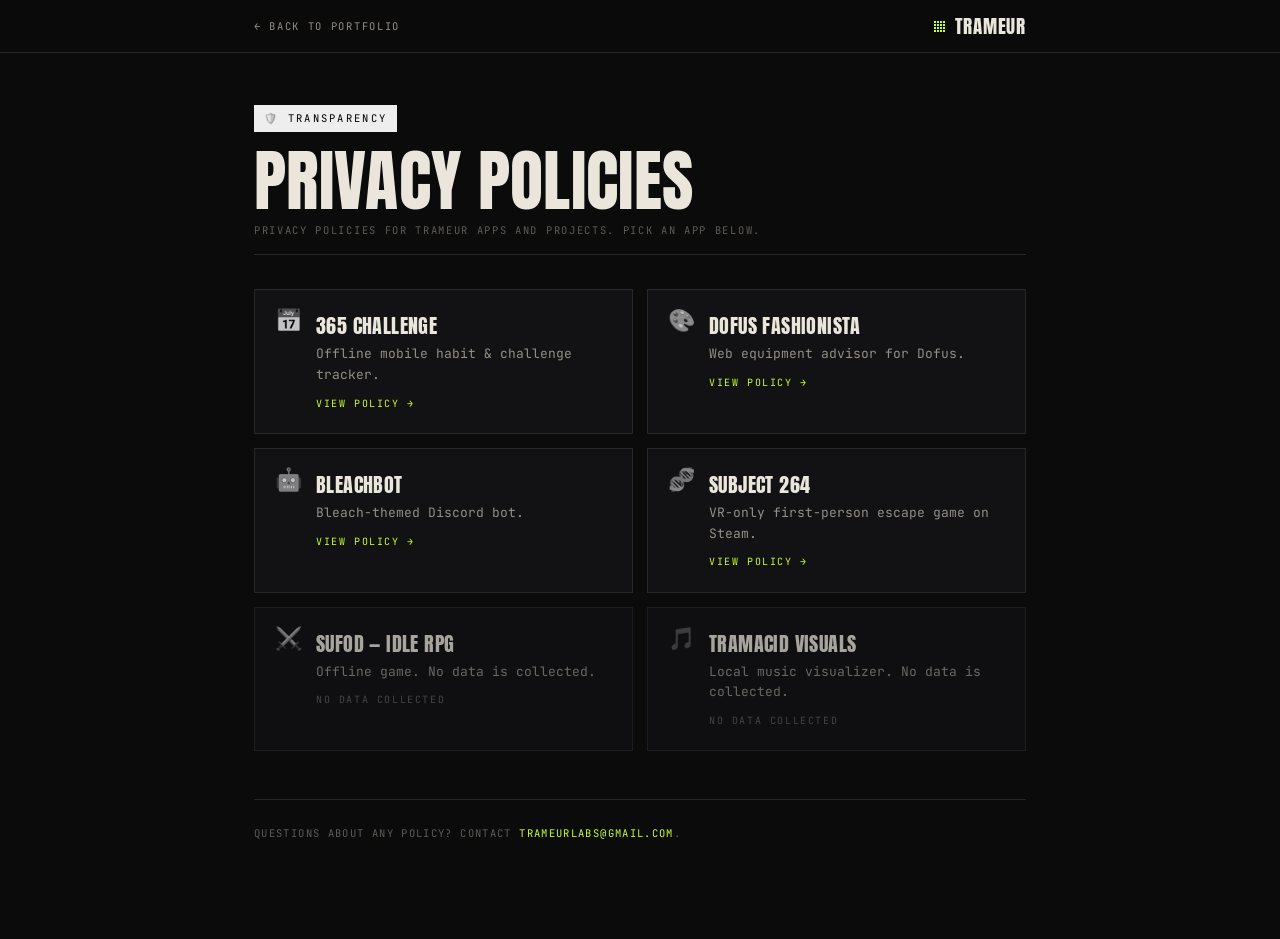
<file: docs/privacy/index.html>
<!DOCTYPE html>
<html lang="en">
<head>
  <meta charset="utf-8" />
  <meta name="viewport" content="width=device-width, initial-scale=1" />
  <title>Privacy Policies — Trameur apps</title>
  <meta name="description" content="Privacy policies for all Trameur apps and projects." />
  <link rel="icon" href="data:image/svg+xml,<svg xmlns='http://www.w3.org/2000/svg' viewBox='0 0 32 32'><rect width='32' height='32' fill='%230b0b0c'/><g fill='%23c8ff2e'><rect x='0' y='4' width='4' height='4'/><rect x='8' y='12' width='4' height='4'/><rect x='0' y='20' width='4' height='4'/><rect x='8' y='28' width='4' height='4'/><rect x='12' y='0' width='4' height='4'/><rect x='20' y='4' width='4' height='4'/><rect x='12' y='8' width='4' height='4'/><rect x='20' y='12' width='4' height='4'/><rect x='12' y='16' width='4' height='4'/><rect x='20' y='20' width='4' height='4'/><rect x='12' y='24' width='4' height='4'/><rect x='20' y='28' width='4' height='4'/><rect x='24' y='0' width='8' height='32'/></g></svg>" />
  <link rel="stylesheet" href="../assets/css/privacy.css" />
  <script>try{var t=localStorage.getItem('trame-theme');if(t)document.documentElement.setAttribute('data-theme',t)}catch(e){}</script>
</head>
<body>
  <header class="top">
    <div class="top-inner">
      <a class="back" href="../index.html">← Back to portfolio</a>
      <a class="brand-mini" href="../index.html"><span class="dot"></span> Trameur</a>
    </div>
  </header>

  <div class="wrap">
    <span class="eyebrow">🛡️ Transparency</span>
    <h1>Privacy Policies</h1>
    <p class="updated">Privacy policies for Trameur apps and projects. Pick an app below.</p>

    <div class="hub-grid">
      <a class="hub-card" href="365-challenge.html">
        <span class="ic">📅</span>
        <span>
          <b>365 Challenge</b>
          <span>Offline mobile habit &amp; challenge tracker.</span>
          <span class="status">View policy →</span>
        </span>
      </a>

      <a class="hub-card" href="dofus-fashionista.html">
        <span class="ic">🎨</span>
        <span>
          <b>Dofus Fashionista</b>
          <span>Web equipment advisor for Dofus.</span>
          <span class="status">View policy →</span>
        </span>
      </a>

      <a class="hub-card" href="bleachbot.html">
        <span class="ic">🤖</span>
        <span>
          <b>BleachBot</b>
          <span>Bleach-themed Discord bot.</span>
          <span class="status">View policy →</span>
        </span>
      </a>

      <a class="hub-card" href="subject-264.html">
        <span class="ic">🧬</span>
        <span>
          <b>Subject 264</b>
          <span>VR-only first-person escape game on Steam.</span>
          <span class="status">View policy →</span>
        </span>
      </a>

      <div class="hub-card muted-card">
        <span class="ic">⚔️</span>
        <span>
          <b>Sufod — Idle RPG</b>
          <span>Offline game. No data is collected.</span>
          <span class="status">No data collected</span>
        </span>
      </div>

      <div class="hub-card muted-card">
        <span class="ic">🎵</span>
        <span>
          <b>Tramacid Visuals</b>
          <span>Local music visualizer. No data is collected.</span>
          <span class="status">No data collected</span>
        </span>
      </div>
    </div>

    <hr class="divider" />
    <footer>
      Questions about any policy? Contact <a href="mailto:trameurlabs@gmail.com">trameurlabs@gmail.com</a>.
    </footer>
  </div>
</body>
</html>
</file>
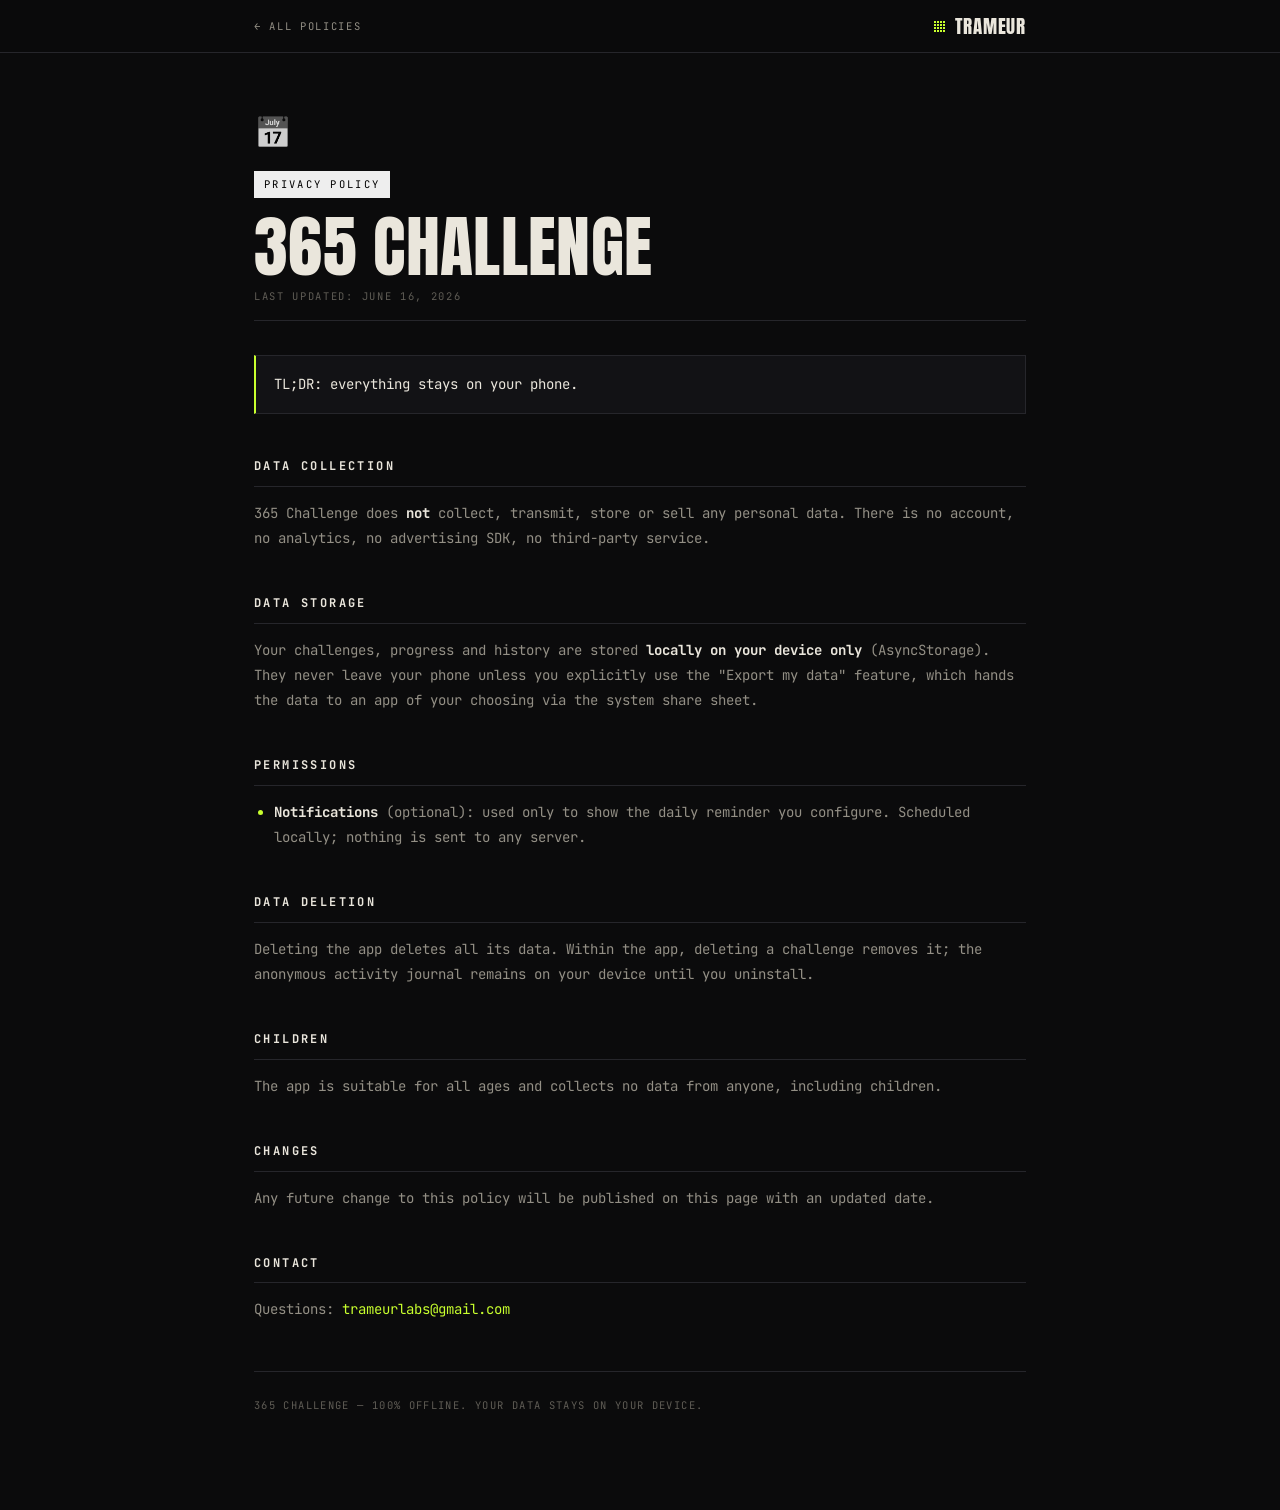
<file: docs/privacy/365-challenge.html>
<!DOCTYPE html>
<html lang="en">
<head>
  <meta charset="utf-8" />
  <meta name="viewport" content="width=device-width, initial-scale=1" />
  <title>Privacy Policy — 365 Challenge</title>
  <meta name="description" content="Privacy policy for 365 Challenge — a 100% offline mobile app." />
  <link rel="icon" href="data:image/svg+xml,<svg xmlns='http://www.w3.org/2000/svg' viewBox='0 0 32 32'><rect width='32' height='32' fill='%230b0b0c'/><g fill='%23c8ff2e'><rect x='0' y='4' width='4' height='4'/><rect x='8' y='12' width='4' height='4'/><rect x='0' y='20' width='4' height='4'/><rect x='8' y='28' width='4' height='4'/><rect x='12' y='0' width='4' height='4'/><rect x='20' y='4' width='4' height='4'/><rect x='12' y='8' width='4' height='4'/><rect x='20' y='12' width='4' height='4'/><rect x='12' y='16' width='4' height='4'/><rect x='20' y='20' width='4' height='4'/><rect x='12' y='24' width='4' height='4'/><rect x='20' y='28' width='4' height='4'/><rect x='24' y='0' width='8' height='32'/></g></svg>" />
  <link rel="stylesheet" href="../assets/css/privacy.css" />
  <script>try{var t=localStorage.getItem('trame-theme');if(t)document.documentElement.setAttribute('data-theme',t)}catch(e){}</script>
</head>
<body>
  <header class="top">
    <div class="top-inner">
      <a class="back" href="index.html">← All policies</a>
      <a class="brand-mini" href="../index.html"><span class="dot"></span> Trameur</a>
    </div>
  </header>

  <div class="wrap">
    <span class="app-emoji">📅</span>
    <span class="eyebrow">Privacy Policy</span>
    <h1>365 Challenge</h1>
    <p class="updated">Last updated: June 16, 2026</p>

    <p class="tldr">TL;DR: everything stays on your phone.</p>

    <h2>Data collection</h2>
    <p>365 Challenge does <strong>not</strong> collect, transmit, store or sell any personal data.
       There is no account, no analytics, no advertising SDK, no third-party service.</p>

    <h2>Data storage</h2>
    <p>Your challenges, progress and history are stored <strong>locally on your device only</strong>
       (AsyncStorage). They never leave your phone unless you explicitly use the "Export my data"
       feature, which hands the data to an app of your choosing via the system share sheet.</p>

    <h2>Permissions</h2>
    <ul>
      <li><strong>Notifications</strong> (optional): used only to show the daily reminder you configure.
          Scheduled locally; nothing is sent to any server.</li>
    </ul>

    <h2>Data deletion</h2>
    <p>Deleting the app deletes all its data. Within the app, deleting a challenge removes it;
       the anonymous activity journal remains on your device until you uninstall.</p>

    <h2>Children</h2>
    <p>The app is suitable for all ages and collects no data from anyone, including children.</p>

    <h2>Changes</h2>
    <p>Any future change to this policy will be published on this page with an updated date.</p>

    <h2>Contact</h2>
    <p>Questions: <a href="mailto:trameurlabs@gmail.com">trameurlabs@gmail.com</a></p>

    <hr class="divider" />
    <footer>365 Challenge — 100% offline. Your data stays on your device.</footer>
  </div>
</body>
</html>
</file>
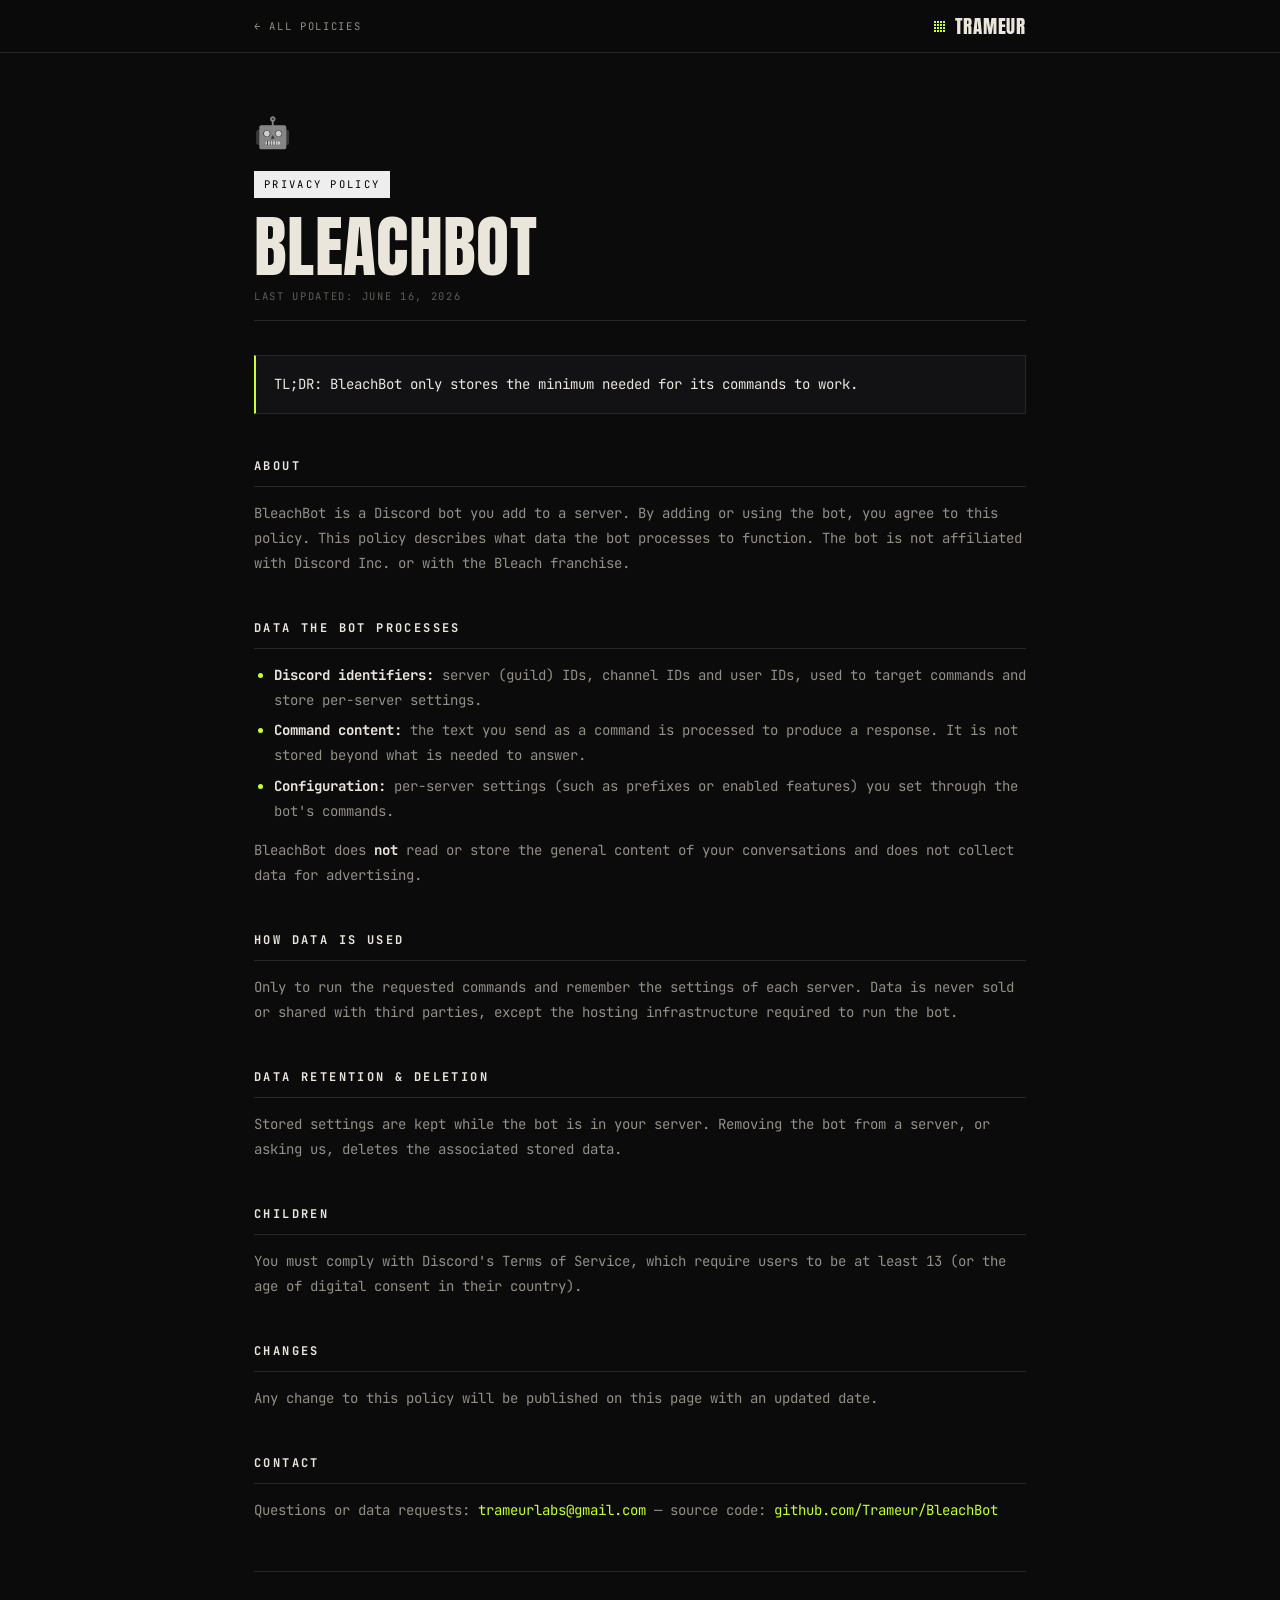
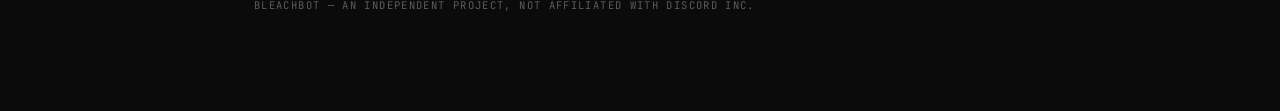
<file: docs/privacy/bleachbot.html>
<!DOCTYPE html>
<html lang="en">
<head>
  <meta charset="utf-8" />
  <meta name="viewport" content="width=device-width, initial-scale=1" />
  <title>Privacy Policy — BleachBot</title>
  <meta name="description" content="Privacy policy for BleachBot, a Discord bot." />
  <link rel="icon" href="data:image/svg+xml,<svg xmlns='http://www.w3.org/2000/svg' viewBox='0 0 32 32'><rect width='32' height='32' fill='%230b0b0c'/><g fill='%23c8ff2e'><rect x='0' y='4' width='4' height='4'/><rect x='8' y='12' width='4' height='4'/><rect x='0' y='20' width='4' height='4'/><rect x='8' y='28' width='4' height='4'/><rect x='12' y='0' width='4' height='4'/><rect x='20' y='4' width='4' height='4'/><rect x='12' y='8' width='4' height='4'/><rect x='20' y='12' width='4' height='4'/><rect x='12' y='16' width='4' height='4'/><rect x='20' y='20' width='4' height='4'/><rect x='12' y='24' width='4' height='4'/><rect x='20' y='28' width='4' height='4'/><rect x='24' y='0' width='8' height='32'/></g></svg>" />
  <link rel="stylesheet" href="../assets/css/privacy.css" />
  <script>try{var t=localStorage.getItem('trame-theme');if(t)document.documentElement.setAttribute('data-theme',t)}catch(e){}</script>
</head>
<body>
  <header class="top">
    <div class="top-inner">
      <a class="back" href="index.html">← All policies</a>
      <a class="brand-mini" href="../index.html"><span class="dot"></span> Trameur</a>
    </div>
  </header>

  <div class="wrap">
    <span class="app-emoji">🤖</span>
    <span class="eyebrow">Privacy Policy</span>
    <h1>BleachBot</h1>
    <p class="updated">Last updated: June 16, 2026</p>

    <!-- TODO: ajuste la liste exacte des données stockées selon les commandes actives du bot. -->
    <p class="tldr">TL;DR: BleachBot only stores the minimum needed for its commands to work.</p>

    <h2>About</h2>
    <p>BleachBot is a Discord bot you add to a server. By adding or using the bot, you agree to this policy.
       This policy describes what data the bot processes to function. The bot is not affiliated with Discord
       Inc. or with the Bleach franchise.</p>

    <h2>Data the bot processes</h2>
    <ul>
      <li><strong>Discord identifiers:</strong> server (guild) IDs, channel IDs and user IDs, used to
          target commands and store per-server settings.</li>
      <li><strong>Command content:</strong> the text you send as a command is processed to produce a
          response. It is not stored beyond what is needed to answer.</li>
      <li><strong>Configuration:</strong> per-server settings (such as prefixes or enabled features) you
          set through the bot's commands.</li>
    </ul>
    <p>BleachBot does <strong>not</strong> read or store the general content of your conversations and does
       not collect data for advertising.</p>

    <h2>How data is used</h2>
    <p>Only to run the requested commands and remember the settings of each server. Data is never sold or
       shared with third parties, except the hosting infrastructure required to run the bot.</p>

    <h2>Data retention &amp; deletion</h2>
    <p>Stored settings are kept while the bot is in your server. Removing the bot from a server, or asking
       us, deletes the associated stored data.</p>

    <h2>Children</h2>
    <p>You must comply with Discord's Terms of Service, which require users to be at least 13 (or the age of
       digital consent in their country).</p>

    <h2>Changes</h2>
    <p>Any change to this policy will be published on this page with an updated date.</p>

    <h2>Contact</h2>
    <p>Questions or data requests: <a href="mailto:trameurlabs@gmail.com">trameurlabs@gmail.com</a> —
       source code: <a href="https://github.com/Trameur/BleachBot" target="_blank" rel="noopener">github.com/Trameur/BleachBot</a></p>

    <hr class="divider" />
    <footer>BleachBot — an independent project, not affiliated with Discord Inc.</footer>
  </div>
</body>
</html>
</file>
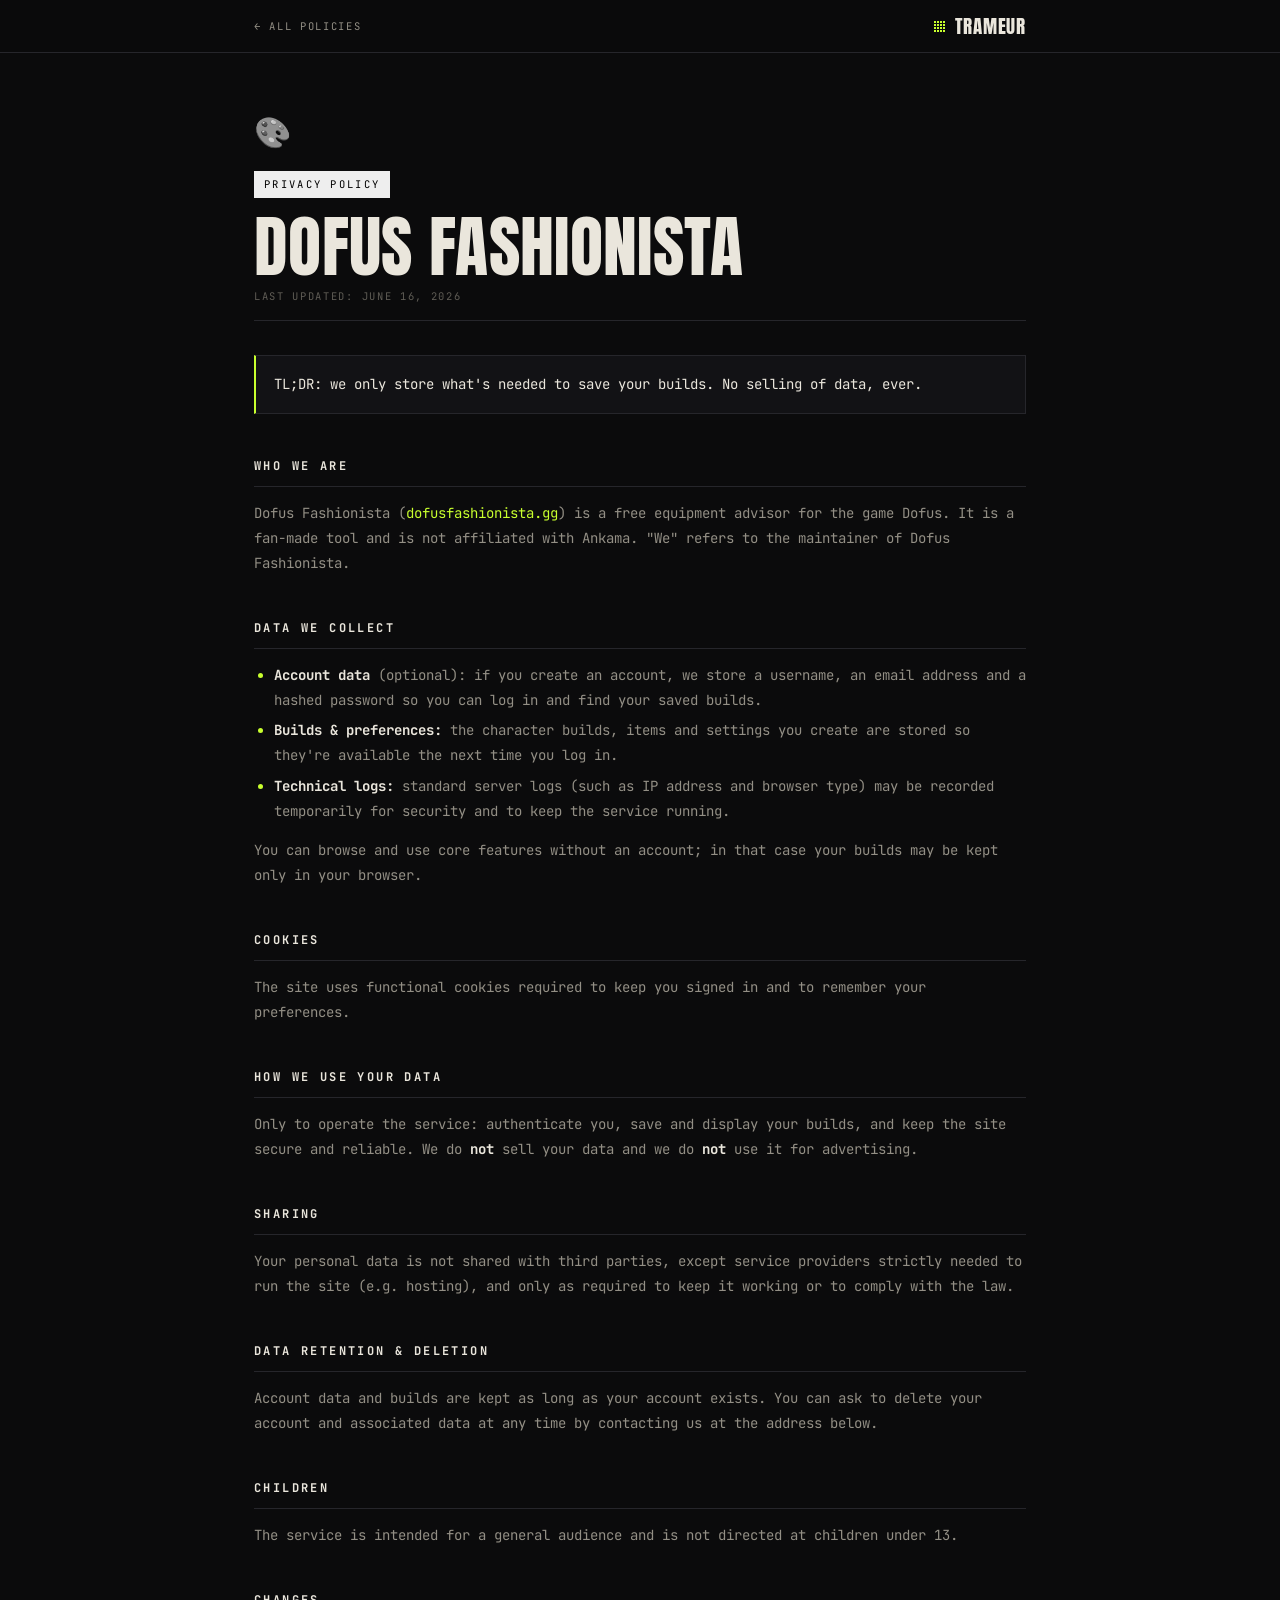
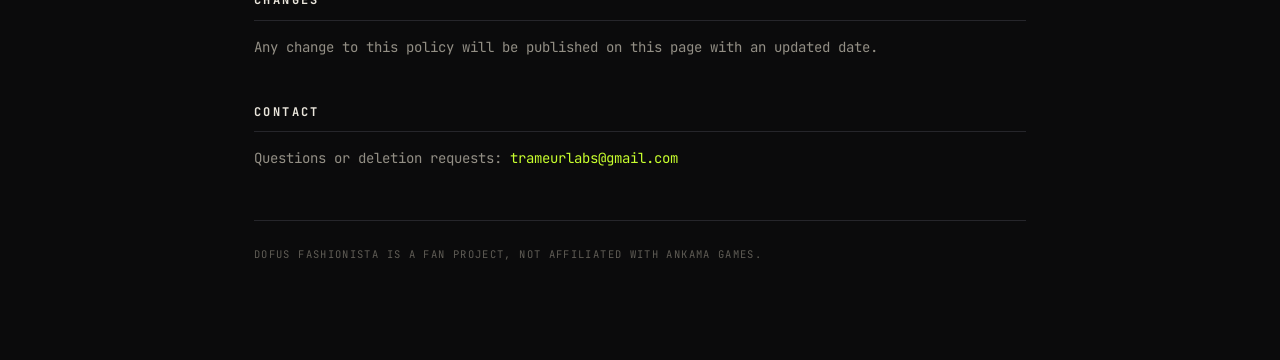
<file: docs/privacy/dofus-fashionista.html>
<!DOCTYPE html>
<html lang="en">
<head>
  <meta charset="utf-8" />
  <meta name="viewport" content="width=device-width, initial-scale=1" />
  <title>Privacy Policy — Dofus Fashionista</title>
  <meta name="description" content="Privacy policy for Dofus Fashionista, the equipment advisor for Dofus." />
  <link rel="icon" href="data:image/svg+xml,<svg xmlns='http://www.w3.org/2000/svg' viewBox='0 0 32 32'><rect width='32' height='32' fill='%230b0b0c'/><g fill='%23c8ff2e'><rect x='0' y='4' width='4' height='4'/><rect x='8' y='12' width='4' height='4'/><rect x='0' y='20' width='4' height='4'/><rect x='8' y='28' width='4' height='4'/><rect x='12' y='0' width='4' height='4'/><rect x='20' y='4' width='4' height='4'/><rect x='12' y='8' width='4' height='4'/><rect x='20' y='12' width='4' height='4'/><rect x='12' y='16' width='4' height='4'/><rect x='20' y='20' width='4' height='4'/><rect x='12' y='24' width='4' height='4'/><rect x='20' y='28' width='4' height='4'/><rect x='24' y='0' width='8' height='32'/></g></svg>" />
  <link rel="stylesheet" href="../assets/css/privacy.css" />
  <script>try{var t=localStorage.getItem('trame-theme');if(t)document.documentElement.setAttribute('data-theme',t)}catch(e){}</script>
</head>
<body>
  <header class="top">
    <div class="top-inner">
      <a class="back" href="index.html">← All policies</a>
      <a class="brand-mini" href="../index.html"><span class="dot"></span> Trameur</a>
    </div>
  </header>

  <div class="wrap">
    <span class="app-emoji">🎨</span>
    <span class="eyebrow">Privacy Policy</span>
    <h1>Dofus Fashionista</h1>
    <p class="updated">Last updated: June 16, 2026</p>

    <!-- TODO: vérifie/ajuste les points marqués ci-dessous selon l'hébergement réel (cookies, analytics, CDN). -->
    <p class="tldr">TL;DR: we only store what's needed to save your builds. No selling of data, ever.</p>

    <h2>Who we are</h2>
    <p>Dofus Fashionista (<a href="https://dofusfashionista.gg" target="_blank" rel="noopener">dofusfashionista.gg</a>)
       is a free equipment advisor for the game Dofus. It is a fan-made tool and is not affiliated with
       Ankama. "We" refers to the maintainer of Dofus Fashionista.</p>

    <h2>Data we collect</h2>
    <ul>
      <li><strong>Account data</strong> (optional): if you create an account, we store a username,
          an email address and a hashed password so you can log in and find your saved builds.</li>
      <li><strong>Builds &amp; preferences:</strong> the character builds, items and settings you create
          are stored so they're available the next time you log in.</li>
      <li><strong>Technical logs:</strong> standard server logs (such as IP address and browser type) may
          be recorded temporarily for security and to keep the service running.</li>
    </ul>
    <p>You can browse and use core features without an account; in that case your builds may be kept only
       in your browser.</p>

    <h2>Cookies</h2>
    <p>The site uses functional cookies required to keep you signed in and to remember your preferences.
       <!-- TODO: si tu ajoutes de l'analytics (Plausible, GA…), décris-le ici. --></p>

    <h2>How we use your data</h2>
    <p>Only to operate the service: authenticate you, save and display your builds, and keep the site
       secure and reliable. We do <strong>not</strong> sell your data and we do <strong>not</strong> use it
       for advertising.</p>

    <h2>Sharing</h2>
    <p>Your personal data is not shared with third parties, except service providers strictly needed to
       run the site (e.g. hosting), and only as required to keep it working or to comply with the law.</p>

    <h2>Data retention &amp; deletion</h2>
    <p>Account data and builds are kept as long as your account exists. You can ask to delete your account
       and associated data at any time by contacting us at the address below.</p>

    <h2>Children</h2>
    <p>The service is intended for a general audience and is not directed at children under 13.</p>

    <h2>Changes</h2>
    <p>Any change to this policy will be published on this page with an updated date.</p>

    <h2>Contact</h2>
    <p>Questions or deletion requests: <a href="mailto:trameurlabs@gmail.com">trameurlabs@gmail.com</a></p>

    <hr class="divider" />
    <footer>Dofus Fashionista is a fan project, not affiliated with Ankama Games.</footer>
  </div>
</body>
</html>
</file>
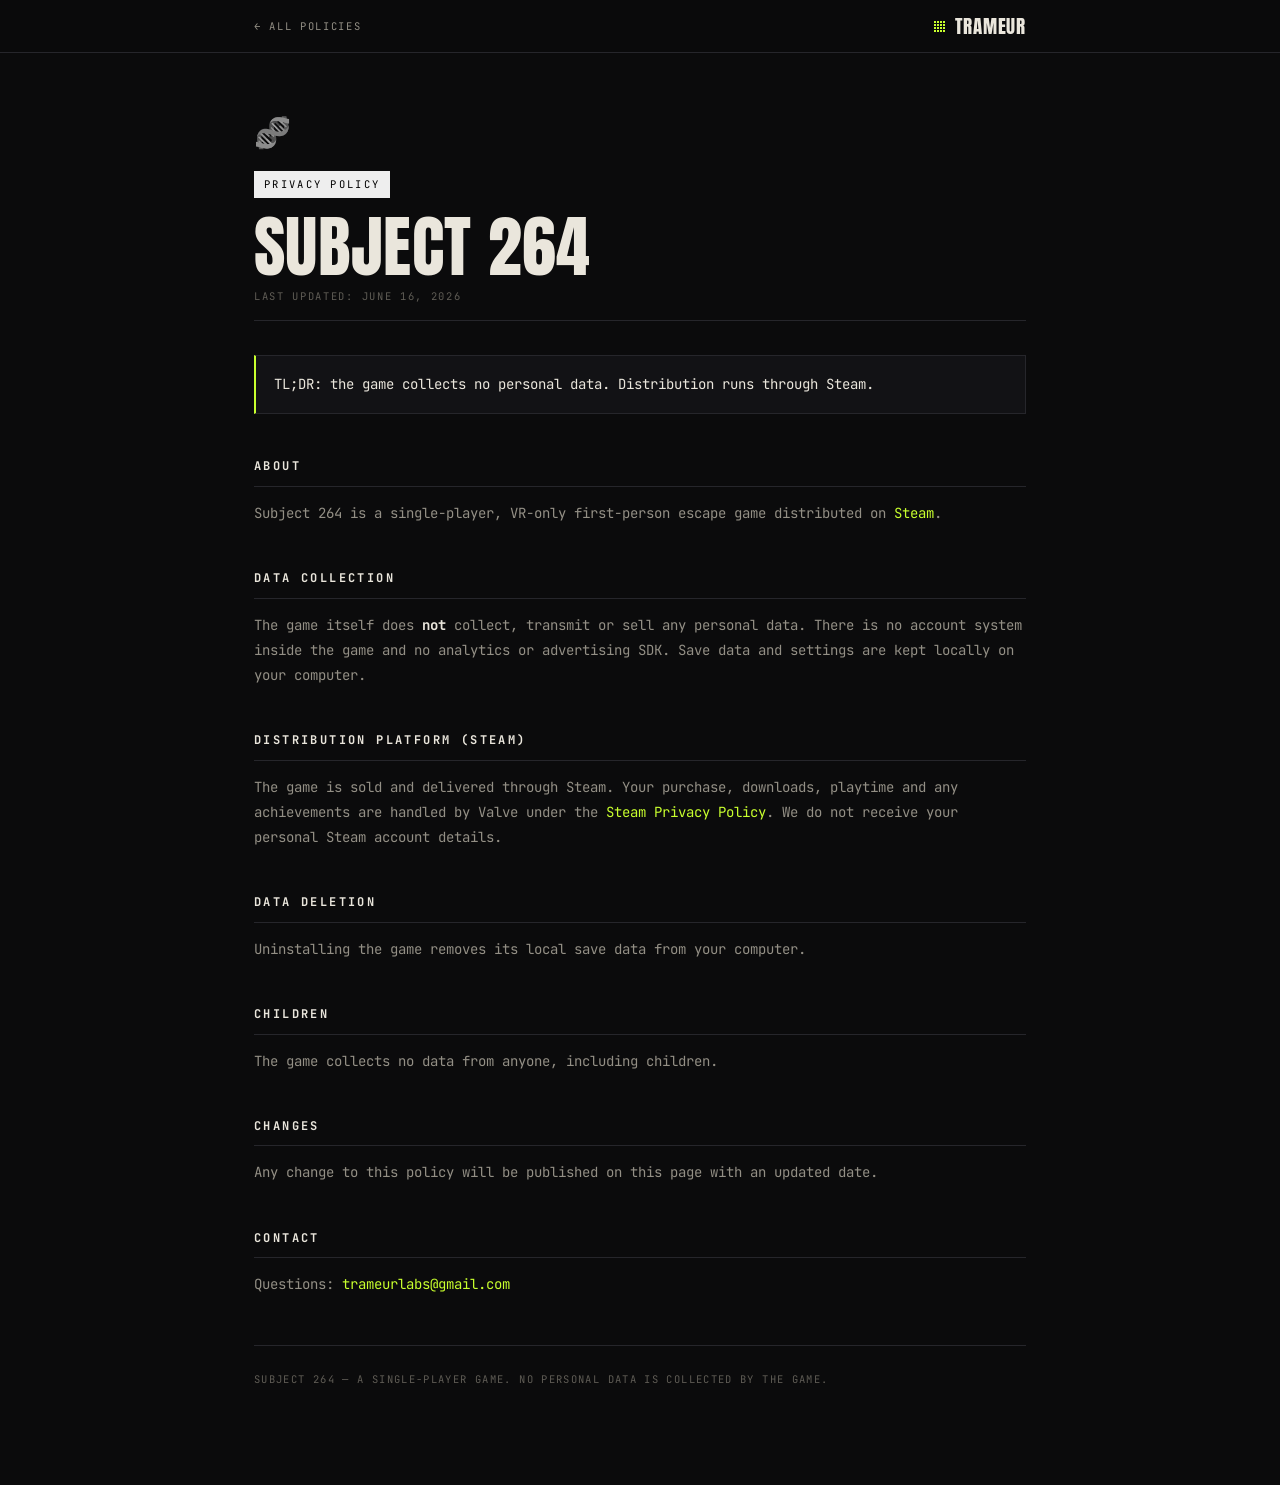
<file: docs/privacy/subject-264.html>
<!DOCTYPE html>
<html lang="en">
<head>
  <meta charset="utf-8" />
  <meta name="viewport" content="width=device-width, initial-scale=1" />
  <title>Privacy Policy — Subject 264</title>
  <meta name="description" content="Privacy policy for Subject 264, a first-person game on Steam." />
  <link rel="icon" href="data:image/svg+xml,<svg xmlns='http://www.w3.org/2000/svg' viewBox='0 0 32 32'><rect width='32' height='32' fill='%230b0b0c'/><g fill='%23c8ff2e'><rect x='0' y='4' width='4' height='4'/><rect x='8' y='12' width='4' height='4'/><rect x='0' y='20' width='4' height='4'/><rect x='8' y='28' width='4' height='4'/><rect x='12' y='0' width='4' height='4'/><rect x='20' y='4' width='4' height='4'/><rect x='12' y='8' width='4' height='4'/><rect x='20' y='12' width='4' height='4'/><rect x='12' y='16' width='4' height='4'/><rect x='20' y='20' width='4' height='4'/><rect x='12' y='24' width='4' height='4'/><rect x='20' y='28' width='4' height='4'/><rect x='24' y='0' width='8' height='32'/></g></svg>" />
  <link rel="stylesheet" href="../assets/css/privacy.css" />
  <script>try{var t=localStorage.getItem('trame-theme');if(t)document.documentElement.setAttribute('data-theme',t)}catch(e){}</script>
</head>
<body>
  <header class="top">
    <div class="top-inner">
      <a class="back" href="index.html">← All policies</a>
      <a class="brand-mini" href="../index.html"><span class="dot"></span> Trameur</a>
    </div>
  </header>

  <div class="wrap">
    <span class="app-emoji">🧬</span>
    <span class="eyebrow">Privacy Policy</span>
    <h1>Subject 264</h1>
    <p class="updated">Last updated: June 16, 2026</p>

    <p class="tldr">TL;DR: the game collects no personal data. Distribution runs through Steam.</p>

    <h2>About</h2>
    <p>Subject 264 is a single-player, VR-only first-person escape game distributed on
       <a href="https://store.steampowered.com/app/540770/Subject_264/" target="_blank" rel="noopener">Steam</a>.</p>

    <h2>Data collection</h2>
    <p>The game itself does <strong>not</strong> collect, transmit or sell any personal data. There is no
       account system inside the game and no analytics or advertising SDK. Save data and settings are kept
       locally on your computer.</p>

    <h2>Distribution platform (Steam)</h2>
    <p>The game is sold and delivered through Steam. Your purchase, downloads, playtime and any achievements
       are handled by Valve under the
       <a href="https://store.steampowered.com/privacy_agreement/" target="_blank" rel="noopener">Steam Privacy Policy</a>.
       We do not receive your personal Steam account details.</p>

    <h2>Data deletion</h2>
    <p>Uninstalling the game removes its local save data from your computer.</p>

    <h2>Children</h2>
    <p>The game collects no data from anyone, including children.</p>

    <h2>Changes</h2>
    <p>Any change to this policy will be published on this page with an updated date.</p>

    <h2>Contact</h2>
    <p>Questions: <a href="mailto:trameurlabs@gmail.com">trameurlabs@gmail.com</a></p>

    <hr class="divider" />
    <footer>Subject 264 — a single-player game. No personal data is collected by the game.</footer>
  </div>
</body>
</html>
</file>
<file: docs/assets/css/privacy.css>
/* ============================================================
   Trameur — privacy pages
   Same ink as the portfolio: riso palette, printed grid, no radii.
   ============================================================ */
@import url("https://fonts.googleapis.com/css2?family=Anton&family=JetBrains+Mono:wght@400;700&display=swap");

:root {
  --bg: #0b0b0c;
  --bg-2: #121215;
  --fg: #eae6dc;
  --fg-2: #938f85;
  --fg-3: #5f5c55;
  --line: #26262b;
  --line-2: #34343b;
  --accent: #c8ff2e;
  --accent-ink: #0b0b0c;
  --f-display: "Anton", "Haettenschweiler", "Arial Narrow", Impact, sans-serif;
  --f-mono: "JetBrains Mono", ui-monospace, SFMono-Regular, Menlo, Consolas, monospace;
  color-scheme: dark;
}

/* follows the choice made on the portfolio (stored in localStorage,
   applied by the inline script in each page head) */
[data-theme="paper"] {
  --bg: #eae6dc;
  --bg-2: #e1dcd0;
  --fg: #0b0b0c;
  --fg-2: #6b665c;
  --fg-3: #918b7f;
  --line: #c9c2b2;
  --line-2: #b3ab99;
  --accent: #ff2e6e;
  --accent-ink: #eae6dc;
  color-scheme: light;
}

* { box-sizing: border-box; }

body {
  margin: 0;
  background: var(--bg);
  color: var(--fg-2);
  font-family: var(--f-mono);
  font-size: 14px;
  line-height: 1.8;
  -webkit-font-smoothing: antialiased;
}
::selection { background: var(--accent); color: var(--accent-ink); }

a { color: var(--accent); text-decoration: none; }
a:hover { text-decoration: underline; }

/* top bar ---------------------------------------------------------- */
.top {
  position: sticky; top: 0; z-index: 5;
  backdrop-filter: blur(10px);
  background: color-mix(in srgb, var(--bg) 88%, transparent);
  border-bottom: 1px solid var(--line);
}
.top-inner {
  max-width: 820px; margin: 0 auto; padding: 0 24px; height: 52px;
  display: flex; align-items: center; justify-content: space-between; gap: 16px;
}
.back {
  font-size: 10.5px; letter-spacing: 0.16em; text-transform: uppercase; color: var(--fg-2);
}
.back:hover { color: var(--fg); text-decoration: none; }
.brand-mini {
  display: inline-flex; align-items: center; gap: 9px; color: var(--fg); text-decoration: none;
  font-family: var(--f-display); font-size: 19px; text-transform: uppercase; letter-spacing: 0.04em;
}
.brand-mini:hover { text-decoration: none; }
.brand-mini .dot {
  width: 13px; height: 13px; border-radius: 0; background: var(--accent);
  background-image:
    repeating-linear-gradient(0deg, var(--bg) 0 1px, transparent 1px 3px),
    repeating-linear-gradient(90deg, var(--bg) 0 1px, transparent 1px 3px);
}

/* page ------------------------------------------------------------- */
.wrap { max-width: 820px; margin: 0 auto; padding: 52px 24px 96px; }

.eyebrow {
  display: inline-block; font-size: 10.5px; letter-spacing: 0.22em; text-transform: uppercase;
  color: var(--accent-ink); background: var(--accent); padding: 4px 10px; margin-bottom: 18px;
}
.eyebrow, .app-emoji, .hub-card .ic { filter: grayscale(1) contrast(1.1); }

h1 {
  font-family: var(--f-display); font-weight: 400; text-transform: uppercase;
  font-size: clamp(34px, 8vw, 68px); line-height: 0.9; letter-spacing: 0.005em;
  color: var(--fg); margin: 0 0 10px;
}
.app-emoji { font-size: 30px; display: block; margin-bottom: 12px; opacity: 0.8; }
.updated {
  font-size: 10.5px; letter-spacing: 0.16em; text-transform: uppercase; color: var(--fg-3);
  margin: 0 0 34px; padding-bottom: 14px; border-bottom: 1px solid var(--line);
}
h2 {
  font-family: var(--f-mono); font-weight: 700; color: var(--fg);
  font-size: 12px; letter-spacing: 0.2em; text-transform: uppercase;
  margin: 42px 0 12px; padding-bottom: 8px; border-bottom: 1px solid var(--line);
}
p, li { color: var(--fg-2); }
strong { color: var(--fg); }
.tldr {
  background: var(--bg-2); border: 1px solid var(--line);
  border-left: 2px solid var(--accent); padding: 16px 18px; margin: 0 0 10px;
  color: var(--fg);
}
code { background: var(--bg-2); border: 1px solid var(--line); padding: 1px 6px; font-size: 0.92em; }
ul { padding-left: 20px; }
li { margin: 5px 0; }
li::marker { color: var(--accent); }
.divider { border: none; border-top: 1px solid var(--line); margin: 48px 0 0; }
footer {
  margin-top: 24px; color: var(--fg-3);
  font-size: 10.5px; letter-spacing: 0.13em; text-transform: uppercase;
}

/* hub -------------------------------------------------------------- */
.hub-grid { display: grid; grid-template-columns: repeat(auto-fill, minmax(300px, 1fr)); gap: 14px; margin-top: 10px; }
.hub-card {
  display: flex; align-items: flex-start; gap: 14px;
  border: 1px solid var(--line); background: var(--bg-2); padding: 18px 20px;
  color: var(--fg); text-decoration: none;
  transition: border-color 0.18s, transform 0.18s, box-shadow 0.18s;
}
a.hub-card:hover {
  text-decoration: none; border-color: var(--accent);
  transform: translate(-2px, -2px); box-shadow: 4px 4px 0 var(--line-2);
}
.hub-card .ic { font-size: 22px; line-height: 1.2; opacity: 0.75; }
.hub-card b {
  display: block; font-family: var(--f-display); font-weight: 400; font-size: 20px;
  text-transform: uppercase; letter-spacing: 0.02em; color: var(--fg);
}
.hub-card span span { display: block; color: var(--fg-2); font-size: 13px; line-height: 1.6; }
.hub-card .status {
  display: inline-block; margin-top: 10px; font-size: 10px; letter-spacing: 0.16em;
  text-transform: uppercase; color: var(--accent);
}
.hub-card.muted-card { opacity: 0.7; }
.hub-card.muted-card:hover { transform: none; border-color: var(--line); box-shadow: none; cursor: default; }
.hub-card.muted-card .status { color: var(--fg-3); }
</file>
